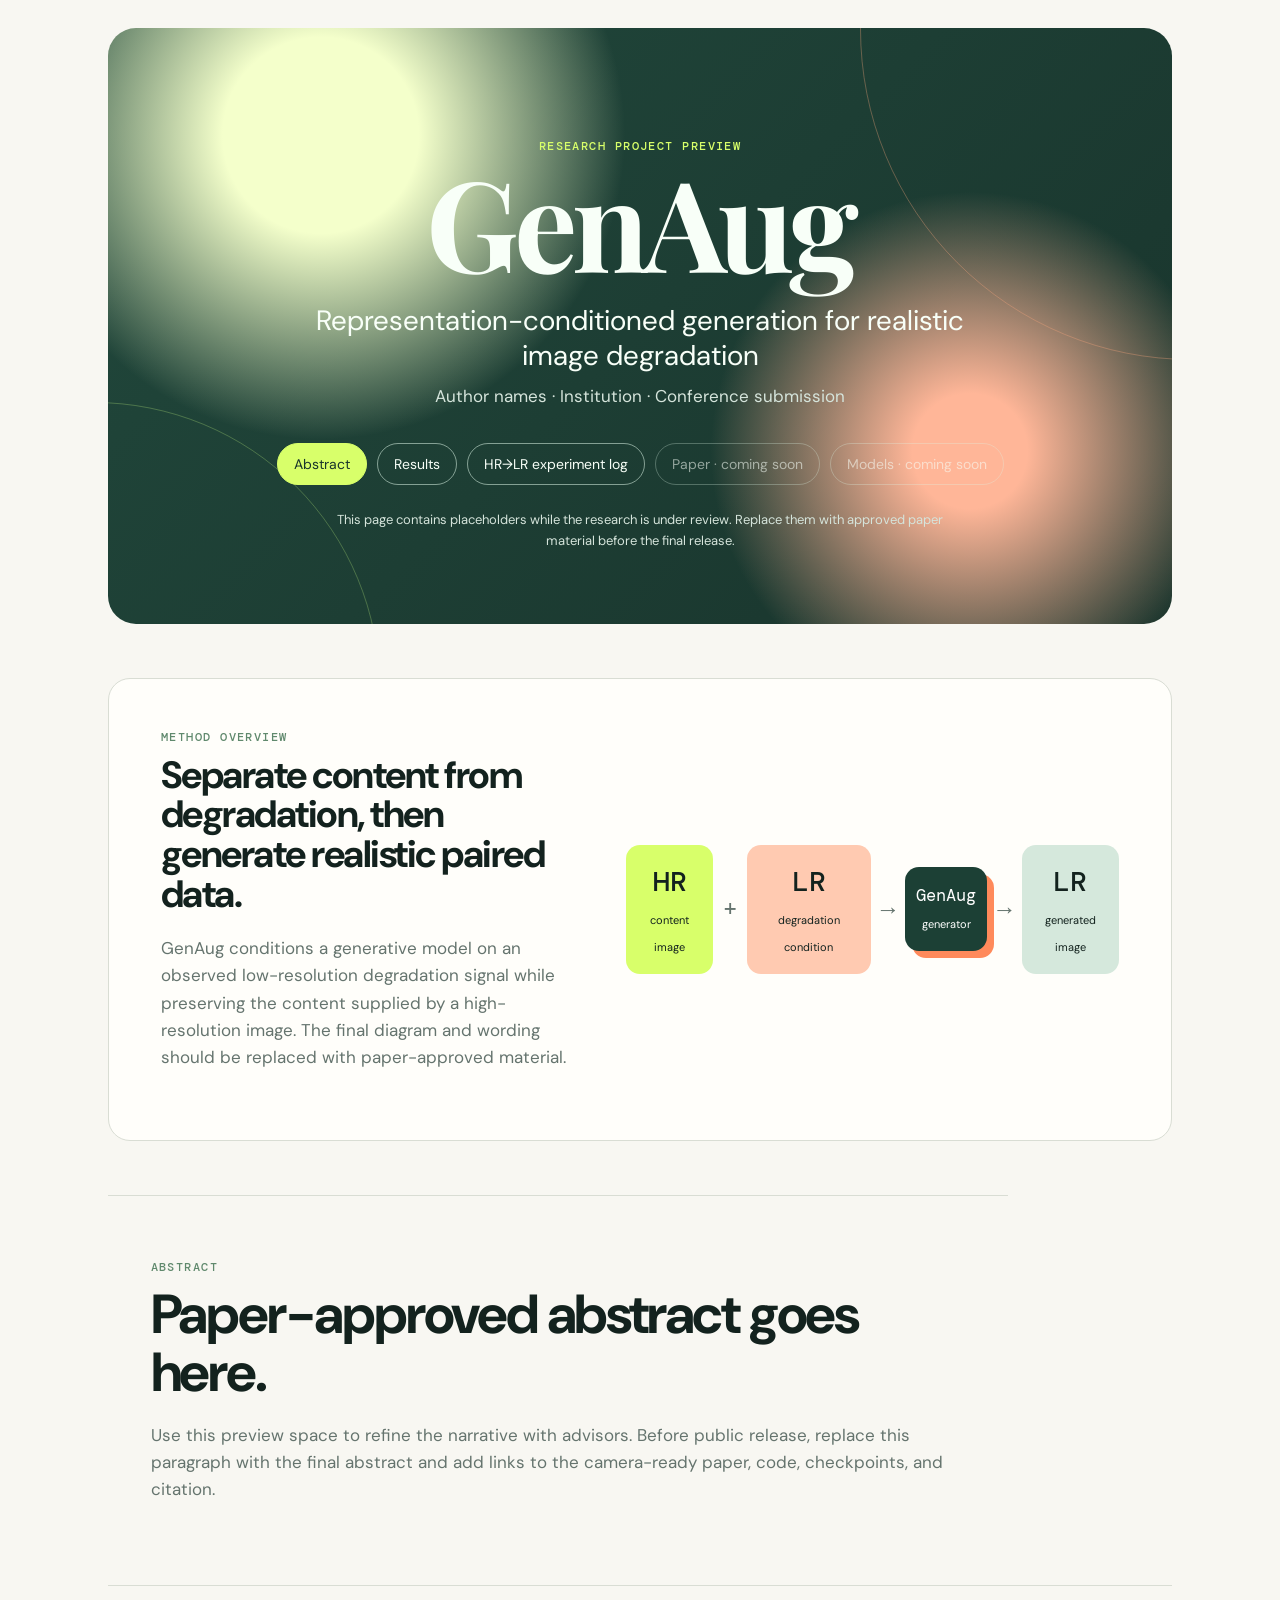
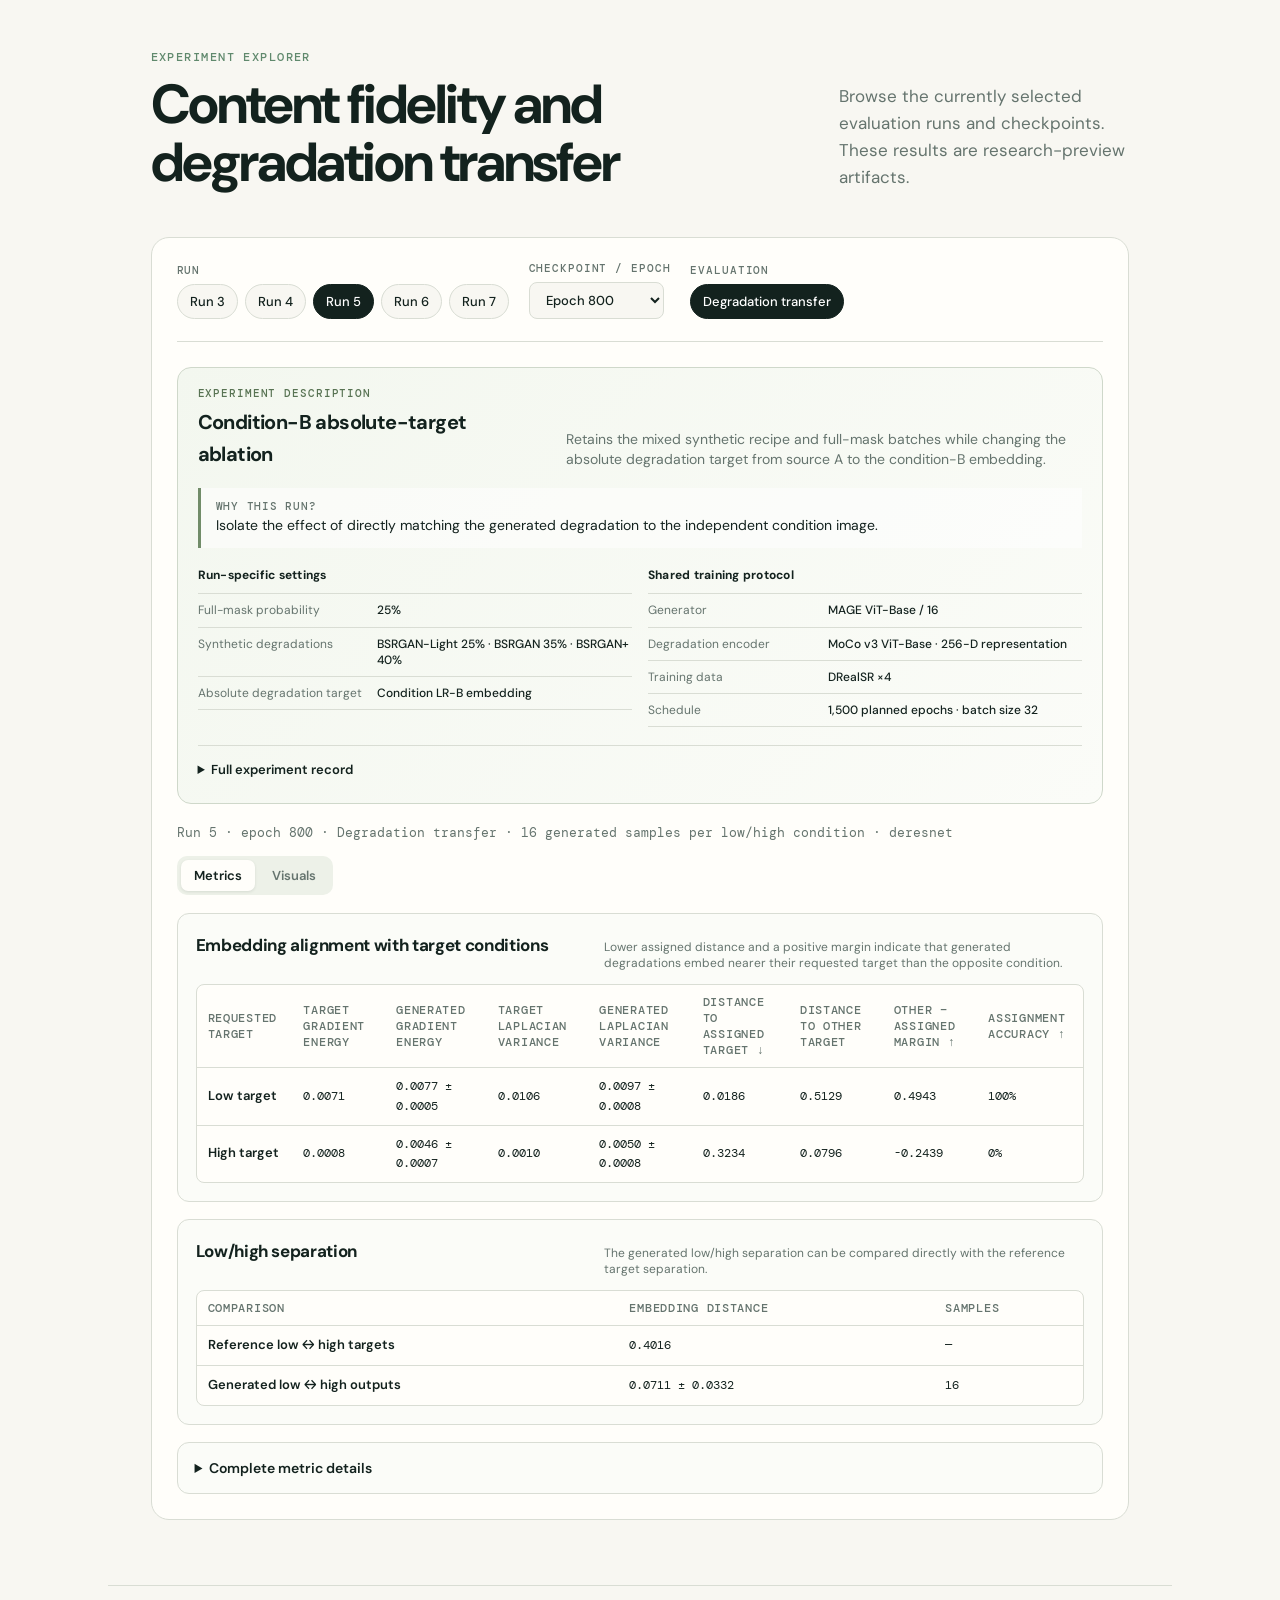
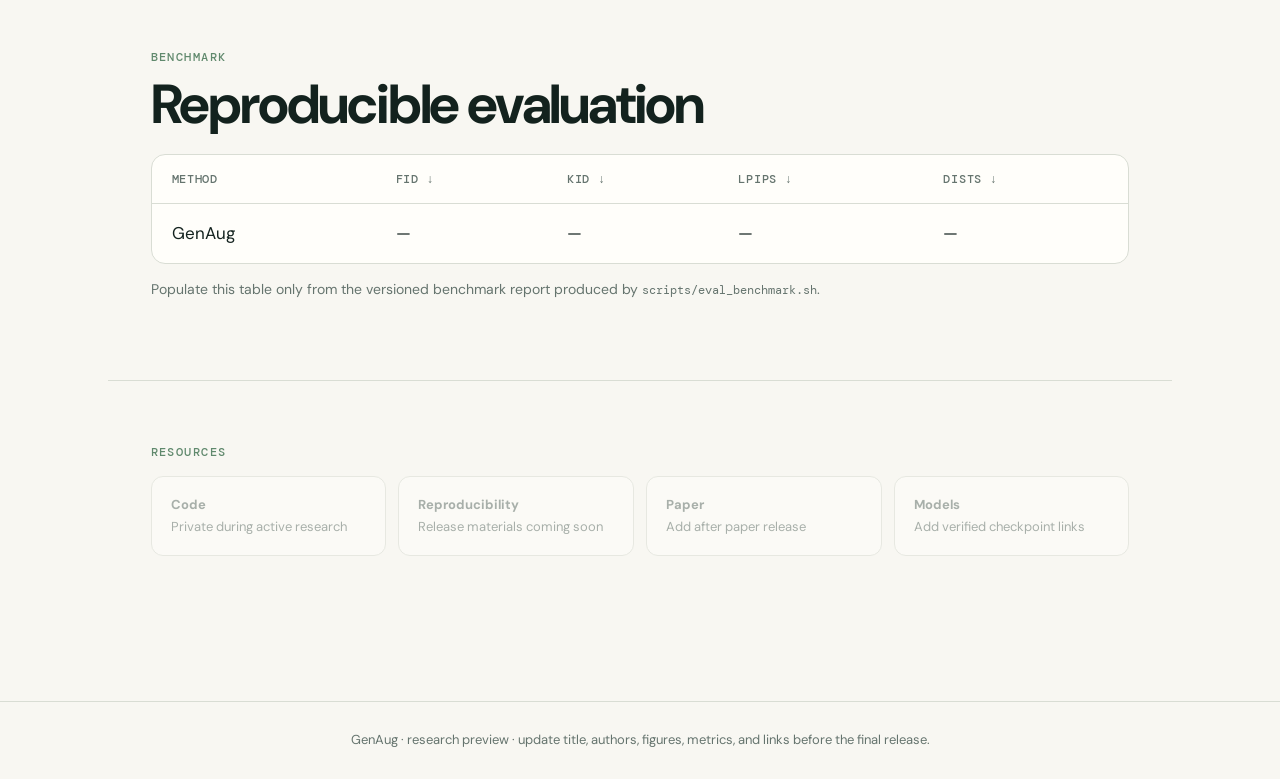
<file: index.html>
<!doctype html>
<html lang="en">
  <head>
    <meta charset="utf-8">
    <meta name="viewport" content="width=device-width, initial-scale=1">
    <meta name="description" content="GenAug: a project page preview for a representation-conditioned image-degradation generation method.">
    <title>GenAug — Project Page Preview</title>
    <link rel="stylesheet" href="assets/site.css">
  </head>
  <body>
    <main>
      <section class="hero">
        <p class="eyebrow">RESEARCH PROJECT PREVIEW</p>
        <h1>GenAug</h1>
        <p class="subtitle">Representation-conditioned generation for realistic image degradation</p>
        <p class="authors">Author names · Institution · Conference submission</p>
        <div class="actions">
          <a class="button primary" href="#abstract">Abstract</a>
          <a class="button" href="#results">Results</a>
          <a class="button" href="lrgen.html">HR→LR experiment log</a>
          <a class="button disabled" aria-disabled="true">Paper · coming soon</a>
          <a class="button disabled" aria-disabled="true">Models · coming soon</a>
        </div>
        <p class="preview-note">This page contains placeholders while the research is under review. Replace them with approved paper material before the final release.</p>
      </section>

      <section class="teaser" aria-label="Method overview">
        <div class="teaser-copy">
          <p class="section-label">Method overview</p>
          <h2>Separate content from degradation, then generate realistic paired data.</h2>
          <p>GenAug conditions a generative model on an observed low-resolution degradation signal while preserving the content supplied by a high-resolution image. The final diagram and wording should be replaced with paper-approved material.</p>
        </div>
        <div class="pipeline" role="img" aria-label="High-resolution content and low-resolution condition enter GenAug and produce a generated low-resolution image">
          <div class="node hr"><span>HR</span><small>content image</small></div>
          <div class="plus">+</div>
          <div class="node lr"><span>LR</span><small>degradation condition</small></div>
          <div class="arrow">→</div>
          <div class="model">GenAug<br><small>generator</small></div>
          <div class="arrow">→</div>
          <div class="node output"><span>LR</span><small>generated image</small></div>
        </div>
      </section>

      <section id="abstract" class="content-section abstract">
        <p class="section-label">Abstract</p>
        <h2>Paper-approved abstract goes here.</h2>
        <p>Use this preview space to refine the narrative with advisors. Before public release, replace this paragraph with the final abstract and add links to the camera-ready paper, code, checkpoints, and citation.</p>
      </section>

      <section id="results" class="content-section experiments">
        <div class="section-heading">
          <div>
            <p class="section-label">Experiment explorer</p>
            <h2>Content fidelity and degradation transfer</h2>
          </div>
          <p>Browse the currently selected evaluation runs and checkpoints. These results are research-preview artifacts.</p>
        </div>
        <div id="experiment-explorer" class="explorer" aria-live="polite">
          <div class="explorer-controls">
            <div><span class="control-label">Run</span><div id="run-controls" class="chip-group"></div></div>
            <label><span class="control-label">Checkpoint / epoch</span><select id="epoch-select"></select></label>
            <div><span class="control-label">Evaluation</span><div id="evaluation-controls" class="chip-group"></div></div>
          </div>
          <div id="experiment-summary" class="experiment-summary"></div>
          <div id="experiment-assets" class="experiment-assets"></div>
        </div>
      </section>

      <section class="content-section benchmark">
        <p class="section-label">Benchmark</p>
        <h2>Reproducible evaluation</h2>
        <div class="table-wrap">
          <table>
            <thead><tr><th>Method</th><th>FID ↓</th><th>KID ↓</th><th>LPIPS ↓</th><th>DISTS ↓</th></tr></thead>
            <tbody><tr><td>GenAug</td><td>—</td><td>—</td><td>—</td><td>—</td></tr></tbody>
          </table>
        </div>
        <p class="caption">Populate this table only from the versioned benchmark report produced by <code>scripts/eval_benchmark.sh</code>.</p>
      </section>

      <section class="content-section resources">
        <p class="section-label">Resources</p>
        <div class="resource-grid">
          <span class="resource-disabled"><strong>Code</strong><span>Private during active research</span></span>
          <span class="resource-disabled"><strong>Reproducibility</strong><span>Release materials coming soon</span></span>
          <span class="resource-disabled"><strong>Paper</strong><span>Add after paper release</span></span>
          <span class="resource-disabled"><strong>Models</strong><span>Add verified checkpoint links</span></span>
        </div>
      </section>
    </main>
    <footer>GenAug · research preview · update title, authors, figures, metrics, and links before the final release.</footer>
    <script src="assets/results.js"></script>
  </body>
</html>
</file>
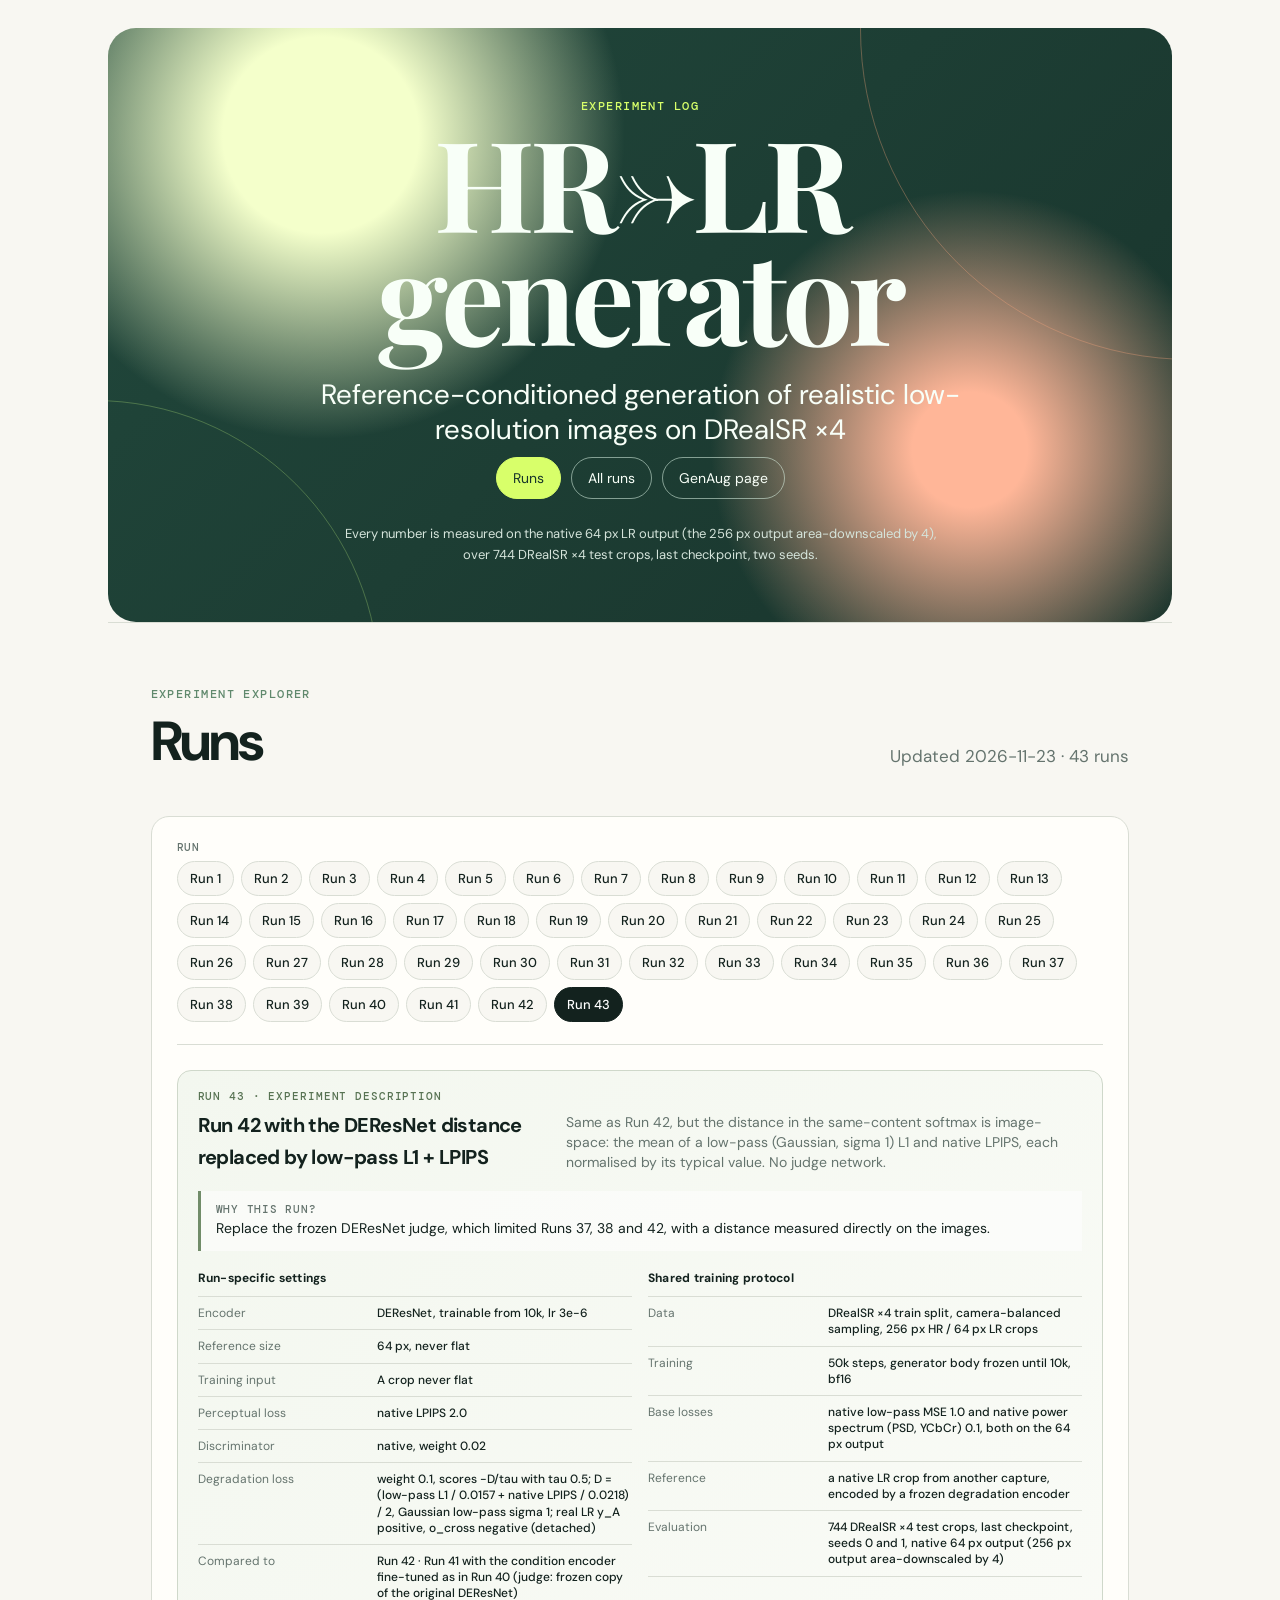
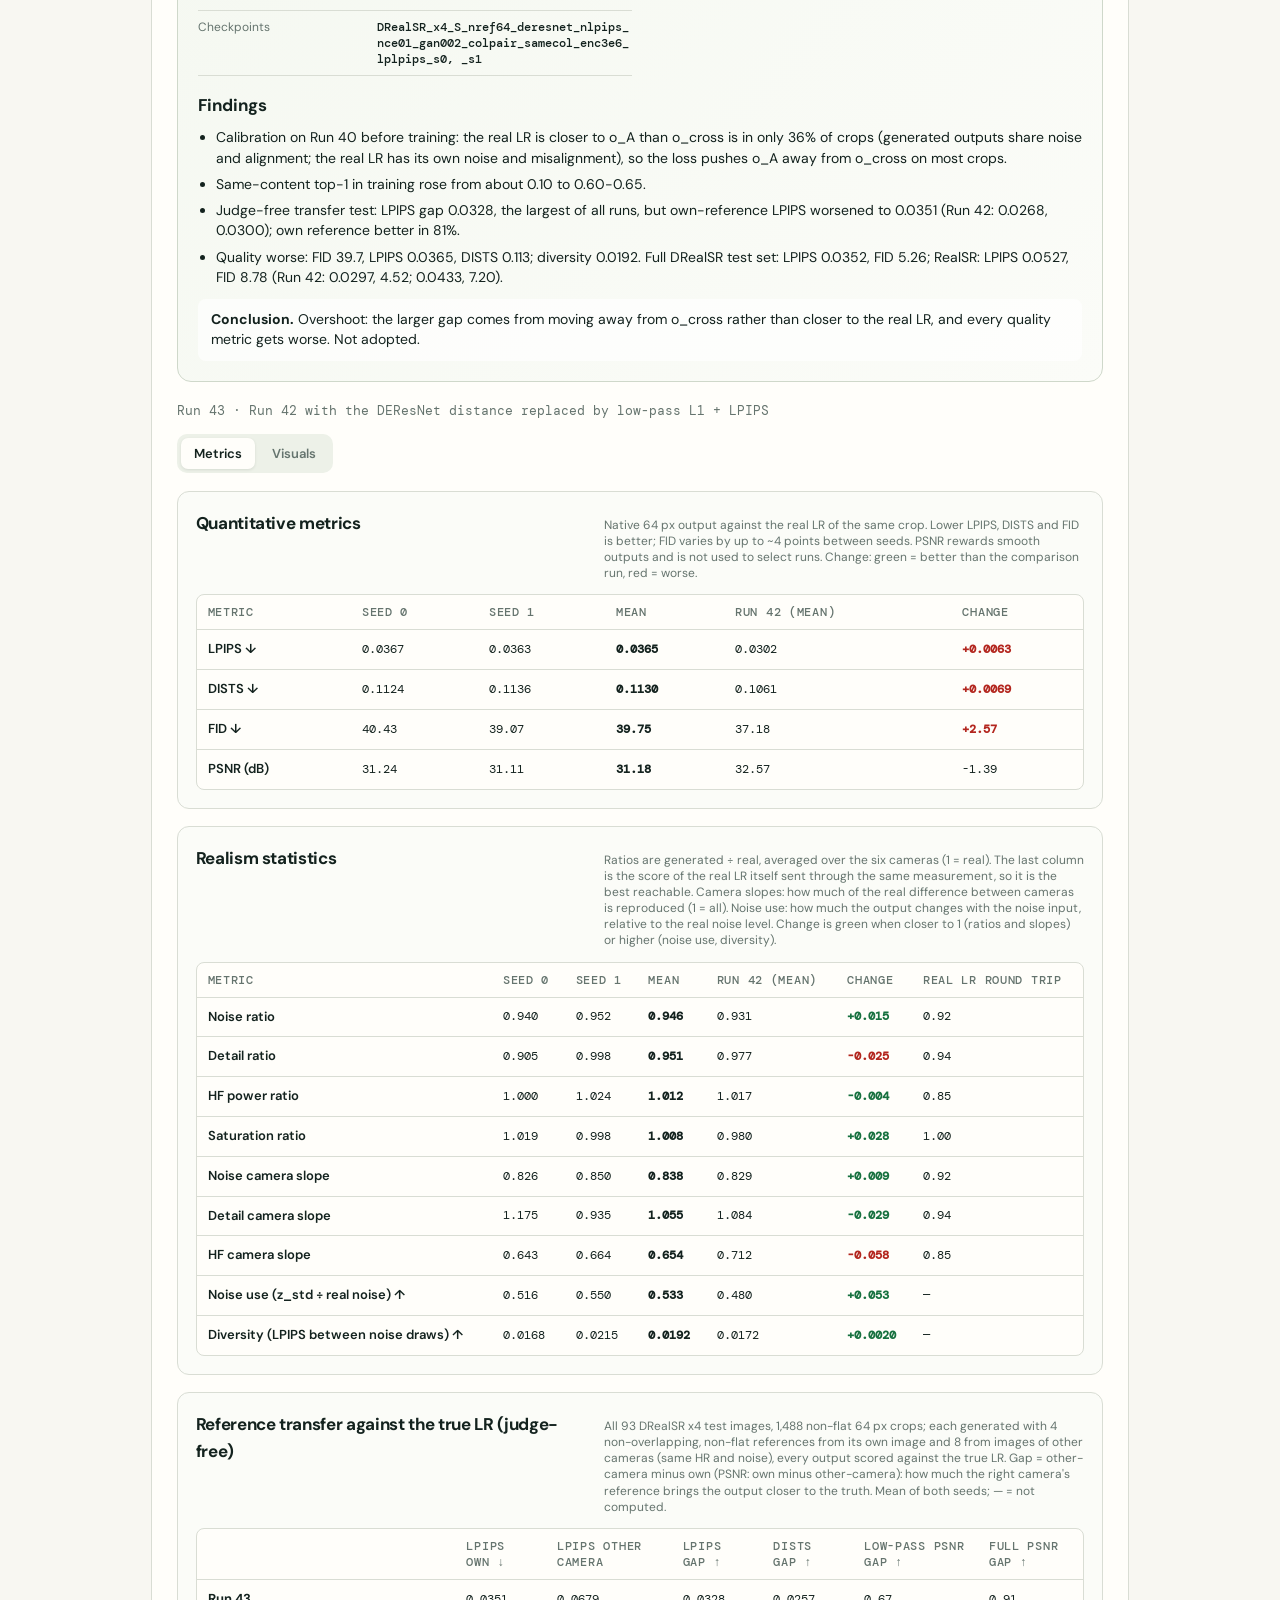
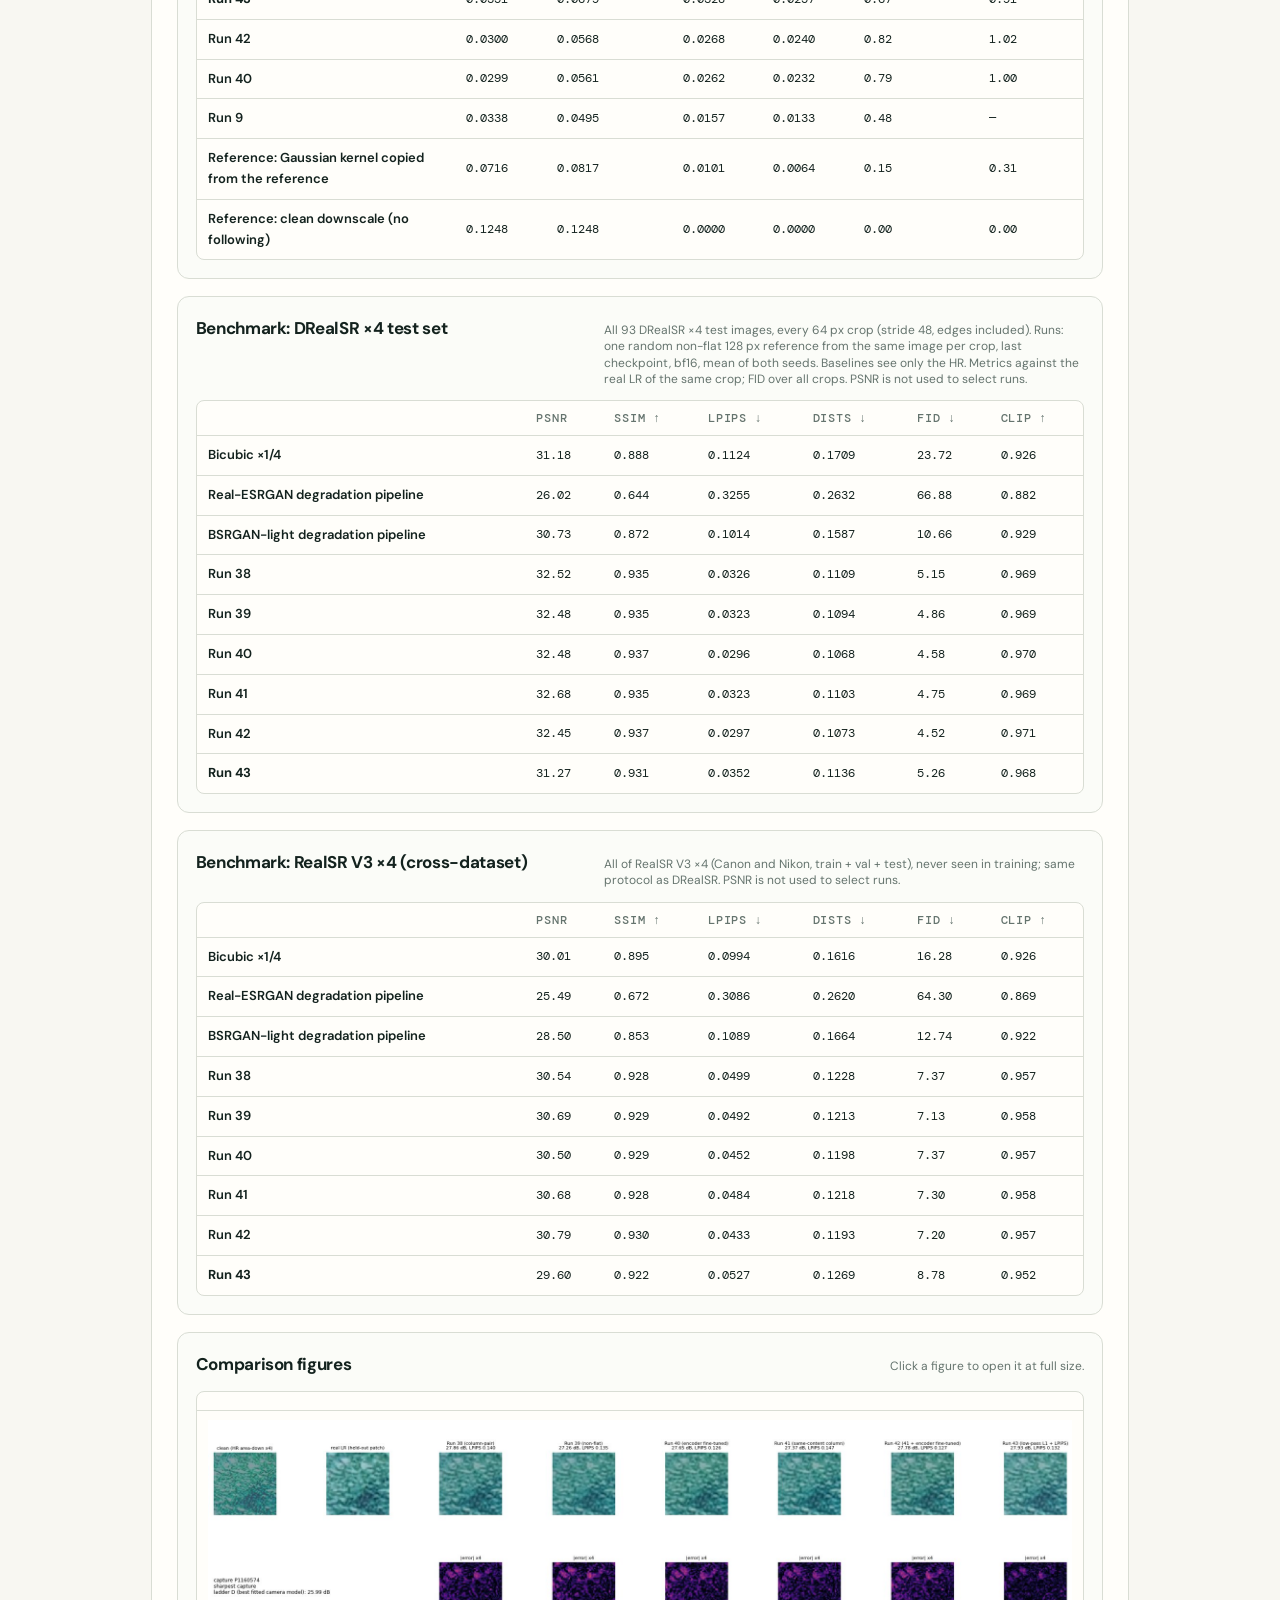
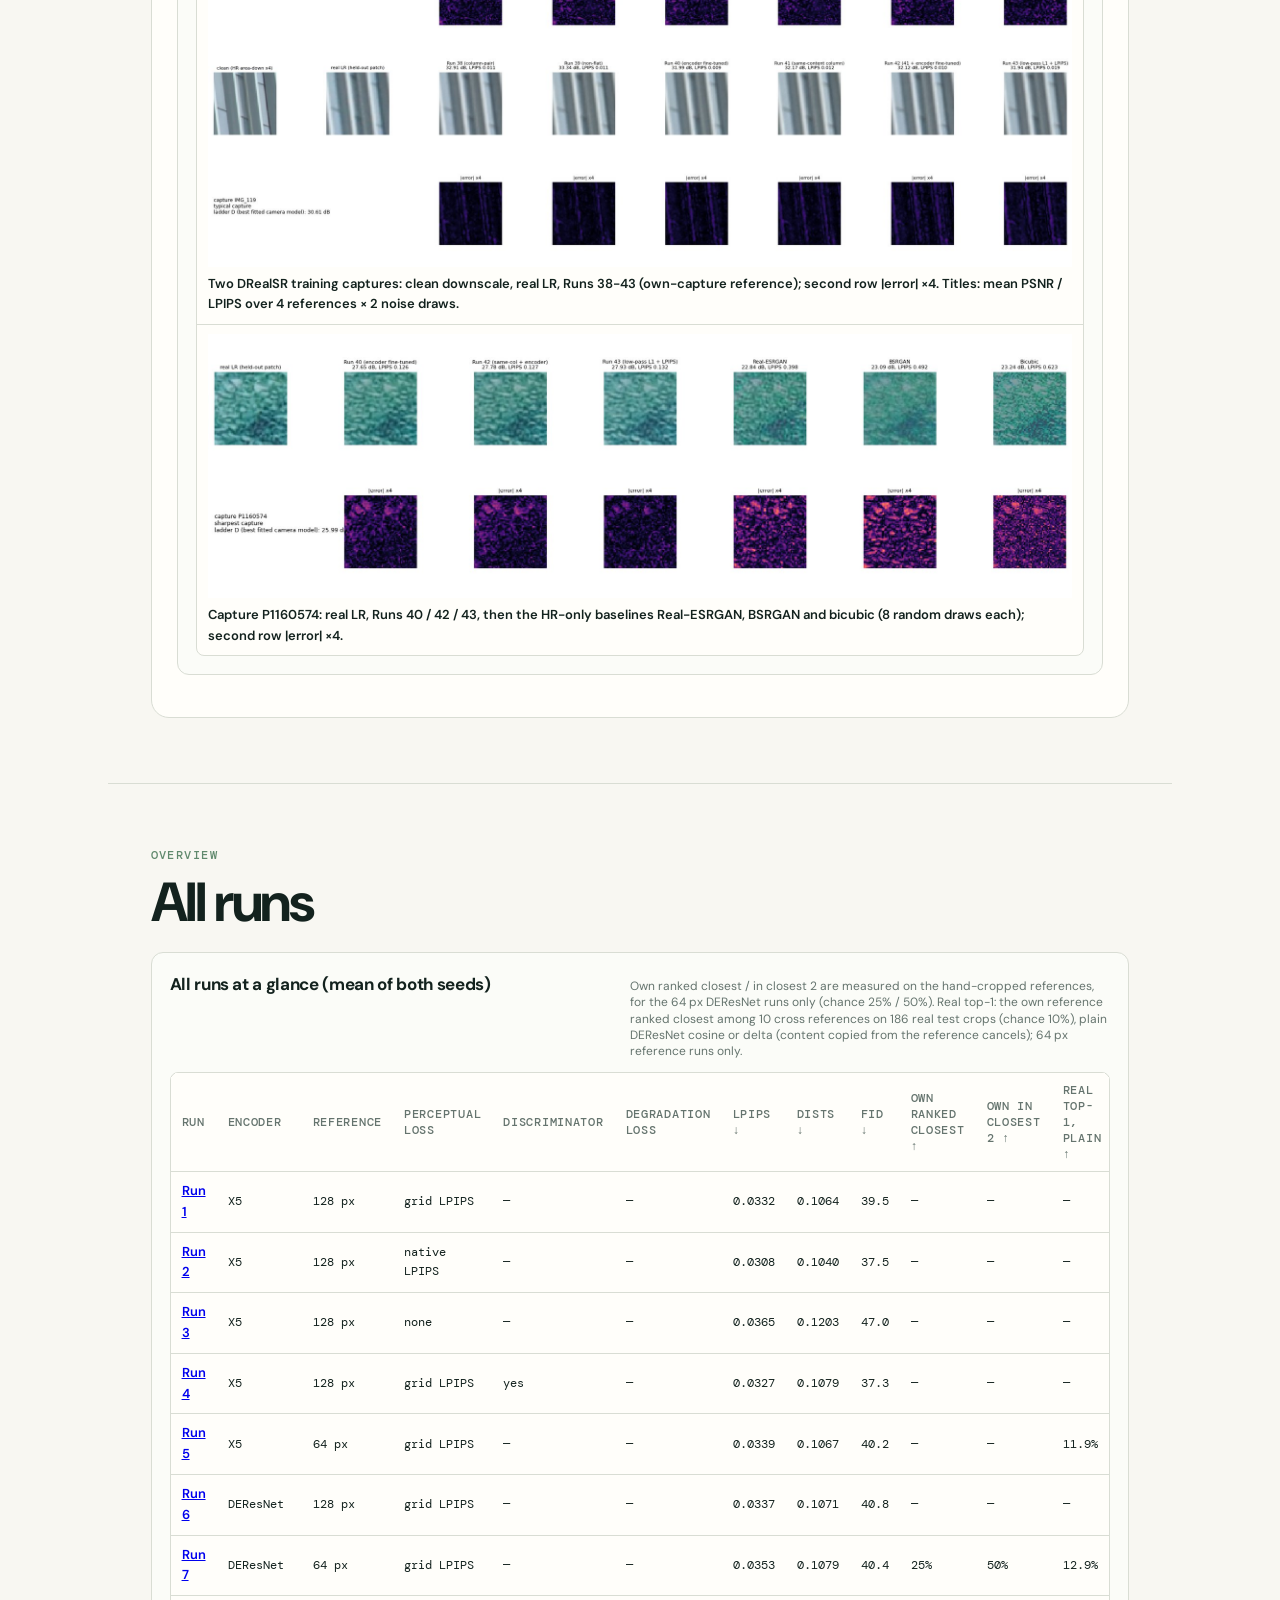
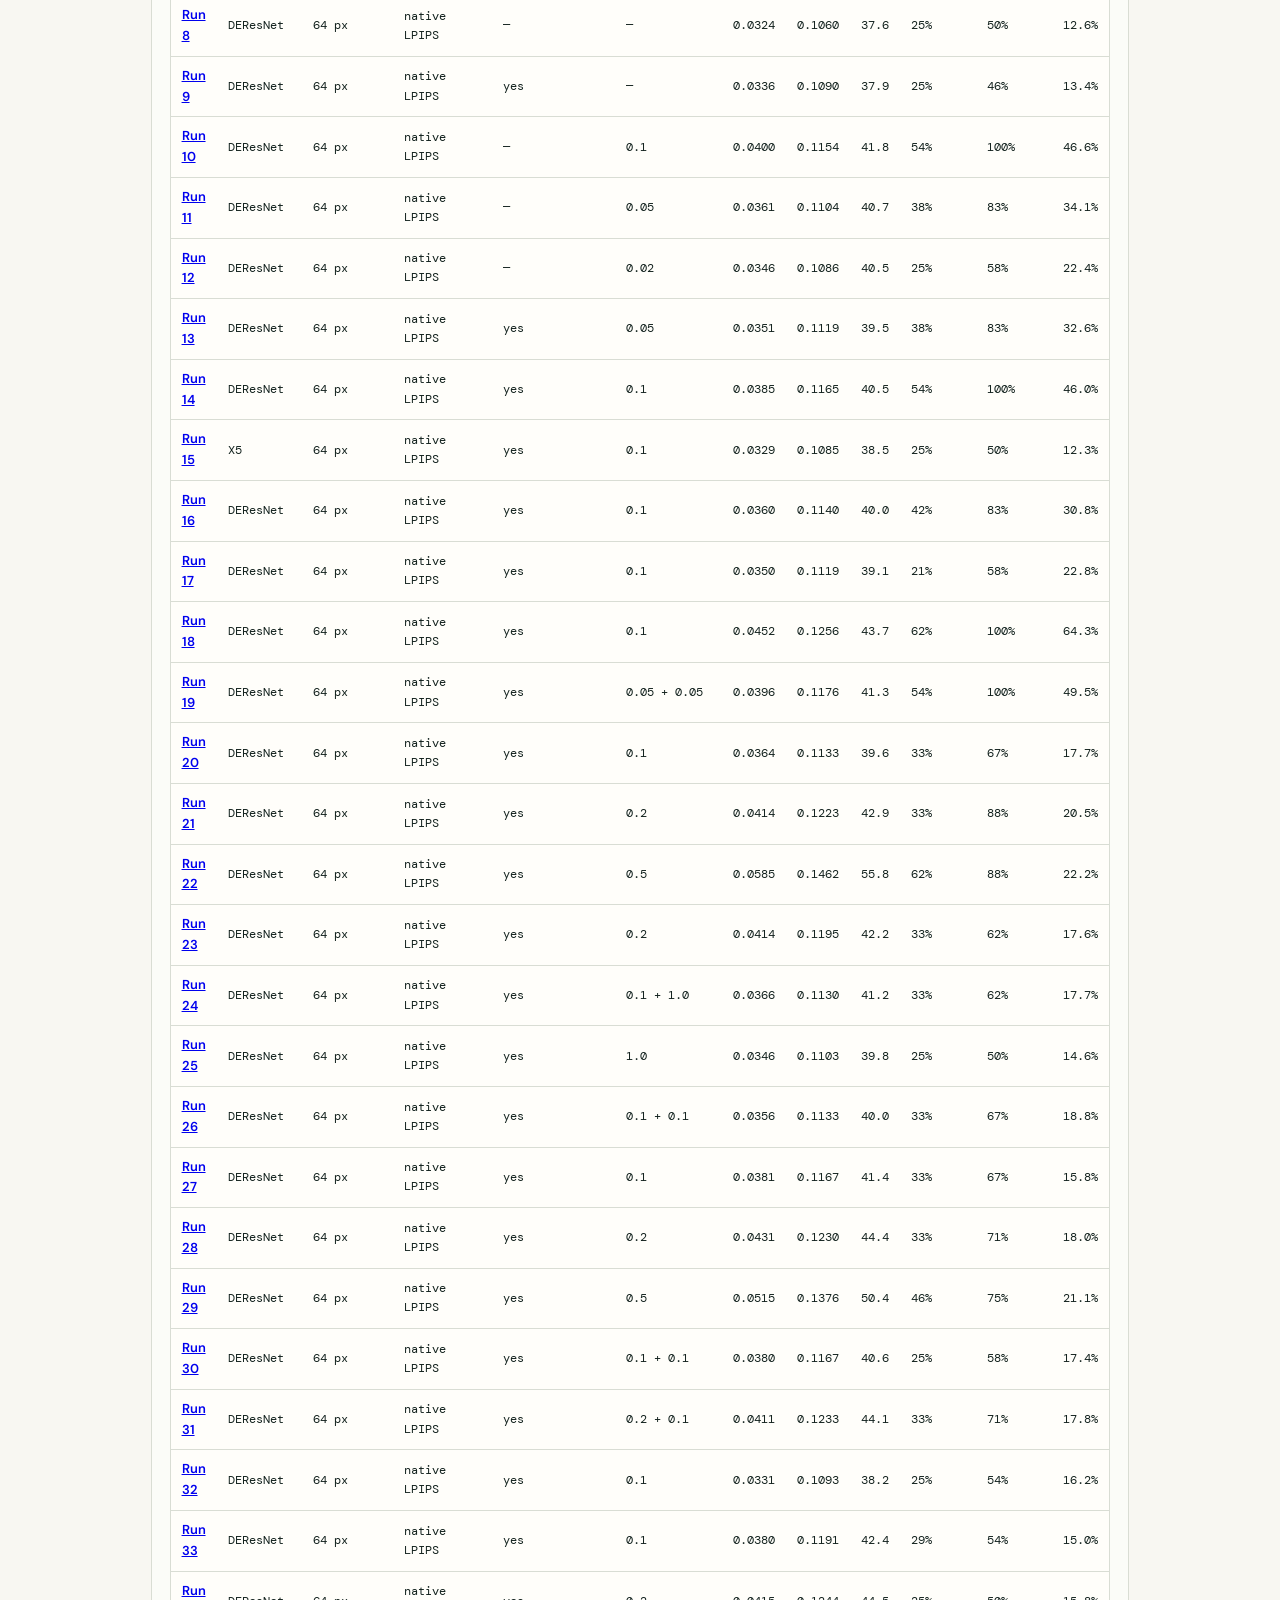
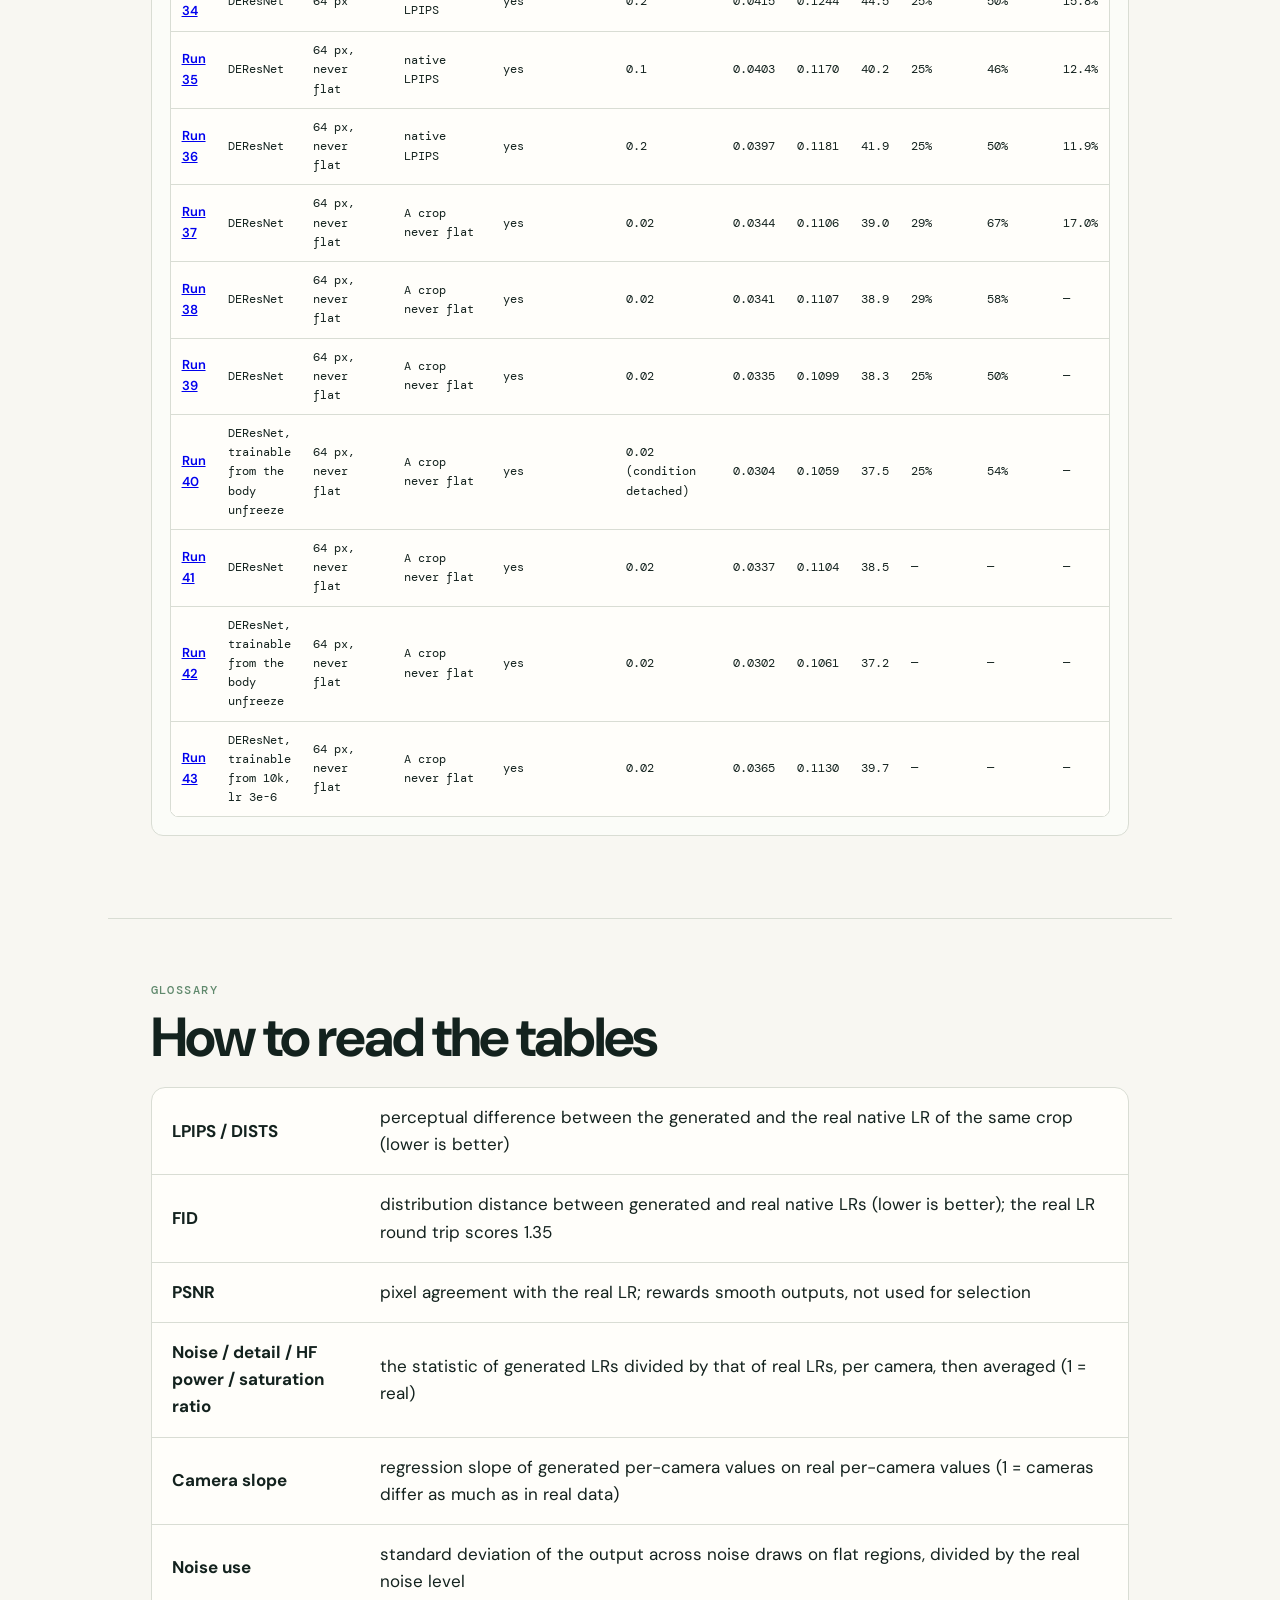
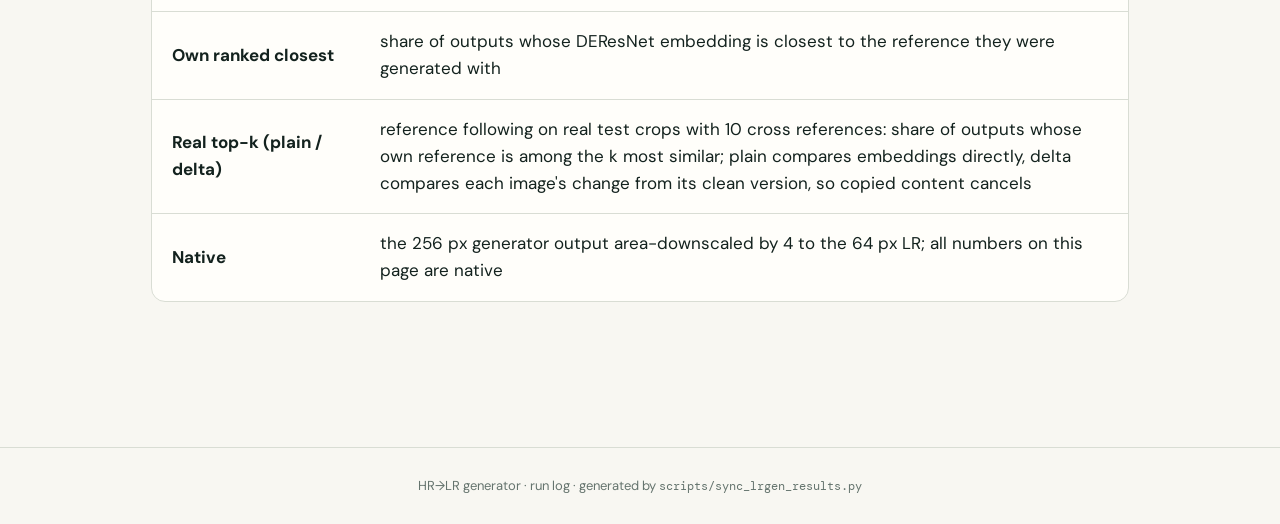
<file: lrgen.html>
<!doctype html>
<html lang="en">
  <head>
    <meta charset="utf-8">
    <meta name="viewport" content="width=device-width, initial-scale=1">
    <meta name="description" content="Run log of the HR-to-LR degradation generator: per-run settings, native-resolution metrics, realism statistics and visual sweeps.">
    <title>HR→LR Run Log</title>
    <link rel="stylesheet" href="assets/site.css">
    <link rel="stylesheet" href="assets/lrgen/lrgen.css">
  </head>
  <body>
    <main>
      <section class="hero lrgen-hero">
        <p class="eyebrow">EXPERIMENT LOG</p>
        <h1>HR→LR generator</h1>
        <p class="subtitle">Reference-conditioned generation of realistic low-resolution images on DRealSR ×4</p>
        <div class="actions">
          <a class="button primary" href="#results">Runs</a>
          <a class="button" href="#overview-section">All runs</a>
          <a class="button" href="index.html">GenAug page</a>
        </div>
        <p class="preview-note">Every number is measured on the native 64 px LR output (the 256 px output area-downscaled by 4), over 744 DRealSR ×4 test crops, last checkpoint, two seeds.</p>
      </section>

      <section id="results" class="content-section experiments">
        <div class="section-heading">
          <div>
            <p class="section-label">Experiment explorer</p>
            <h2>Runs</h2>
          </div>
          <p id="generated"></p>
        </div>
        <div class="explorer" aria-live="polite">
          <div class="explorer-controls">
            <div><span class="control-label">Run</span><div id="run-controls" class="chip-group"></div></div>
          </div>
          <div id="experiment-summary" class="experiment-summary"><p class="loading">Loading runs…</p></div>
          <div id="experiment-assets" class="experiment-assets"></div>
        </div>
      </section>

      <section id="overview-section" class="content-section">
        <p class="section-label">Overview</p>
        <h2>All runs</h2>
        <div id="overview"></div>
      </section>

      <section class="content-section">
        <p class="section-label">Glossary</p>
        <h2>How to read the tables</h2>
        <div class="table-wrap"><table><tbody id="glossary"></tbody></table></div>
      </section>
    </main>
    <footer>HR→LR generator · run log · generated by <code>scripts/sync_lrgen_results.py</code></footer>
    <script src="assets/lrgen/lrgen.js"></script>
  </body>
</html>
</file>
<file: assets/site.css>
@import url('https://fonts.googleapis.com/css2?family=DM+Mono:wght@400;500&family=DM+Sans:wght@400;500;600;700&family=Playfair+Display:wght@600;700&display=swap');

:root { --ink:#13221e; --muted:#65746e; --paper:#f8f7f2; --lime:#d8ff6a; --orange:#ff8a5b; --line:#d9ddd4; --card:#fffefa; }
* { box-sizing:border-box; }
html { scroll-behavior:smooth; }
body { margin:0; color:var(--ink); background:var(--paper); font:17px/1.6 "DM Sans",sans-serif; }
main { max-width:1120px; margin:auto; padding:28px 28px 80px; }
.hero { min-height:565px; padding:112px 9% 72px; text-align:center; border-radius:28px; overflow:hidden; position:relative; background:radial-gradient(circle at 20% 18%, #f4ffcb 0 10%, transparent 31%),radial-gradient(circle at 81% 71%, #ffb698 0 6%, transparent 27%),linear-gradient(135deg,#21483c,#19342c); color:#f8fff8; }
.hero:before,.hero:after { content:""; position:absolute; border:1px solid #caff8344; border-radius:50%; width:570px; height:570px; left:-300px; bottom:-350px; }.hero:after{left:auto;bottom:auto;right:-350px;top:-330px;width:660px;height:660px;border-color:#ffa97e55}.hero>*{position:relative;z-index:1}
.eyebrow,.section-label { margin:0 0 13px; color:#60896d; font:500 12px/1 "DM Mono",monospace; letter-spacing:.12em; text-transform:uppercase; }.hero .eyebrow { color:var(--lime); }
h1,h2 { letter-spacing:-.04em; line-height:1.05; } h1 { margin:0; font:700 clamp(64px,11vw,126px)/.9 "Playfair Display",serif; } h2 { margin:0 0 20px; font-size:clamp(32px,5vw,55px); }
.subtitle { max-width:680px; margin:25px auto 10px; font-size:clamp(20px,3vw,28px); line-height:1.25; }.authors,.preview-note { color:#d5e4db; }.authors { margin:0 0 32px; }.preview-note { max-width:610px; margin:25px auto 0; font-size:13px; }
.actions { display:flex; justify-content:center; flex-wrap:wrap; gap:10px; }.button { padding:9px 16px; border:1px solid #dff7e888; border-radius:100px; color:inherit; text-decoration:none; font-size:14px; }.button.primary{background:var(--lime);border-color:var(--lime);color:#18352b}.button.disabled{opacity:.54;cursor:not-allowed}
.teaser { display:grid; grid-template-columns:1fr 1.2fr; align-items:center; gap:55px; margin:54px 0; padding:52px; background:var(--card); border:1px solid var(--line); border-radius:22px; }.teaser h2{font-size:38px}.teaser p:not(.section-label){color:var(--muted)}
.pipeline { display:flex; align-items:center; justify-content:center; gap:10px; font-family:"DM Mono",monospace; text-align:center; }.node,.model { min-width:82px; padding:15px 10px; border-radius:14px; }.node span{display:block;font-size:28px;font-weight:500}.node small,.model small{font:11px "DM Sans",sans-serif}.hr{background:#d8ff6a}.lr{background:#ffcab1}.model{background:#1c4035;color:#fff;box-shadow:7px 7px 0 var(--orange)}.output{background:#d5e8dc}.plus,.arrow{font-size:24px;color:var(--muted)}
.content-section { padding:65px 4%; border-top:1px solid var(--line); }.abstract { max-width:900px; }.content-section>p:not(.section-label),.section-heading>p,.caption { color:var(--muted); }.section-heading { display:flex; justify-content:space-between; gap:30px; align-items:end; }.section-heading>p{max-width:290px;margin:0 0 20px}.gallery { display:grid; grid-template-columns:repeat(3,1fr); gap:18px; }.sample { margin:0; }.image-placeholder { aspect-ratio:1.25; display:grid; place-content:center; text-align:center; color:#ffffffcc; font:500 18px/1.25 "DM Mono",monospace; border-radius:14px; }.sample-one .image-placeholder{background:linear-gradient(135deg,#254b42,#83a84e)}.sample-two .image-placeholder{background:linear-gradient(135deg,#785d58,#d29f73)}.sample-three .image-placeholder{background:linear-gradient(135deg,#302d49,#9b78ad)}figcaption{margin-top:8px;font-size:14px;color:var(--muted)}
.table-wrap{overflow:auto;border:1px solid var(--line);border-radius:14px;background:var(--card)}table{border-collapse:collapse;width:100%;min-width:560px}th,td{padding:16px 20px;text-align:left;border-bottom:1px solid var(--line)}th{font:500 12px "DM Mono",monospace;letter-spacing:.06em;text-transform:uppercase;color:var(--muted)}tbody tr:last-child td{border:0}.caption{font-size:14px}.caption code{font-family:"DM Mono",monospace;font-size:12px}
.resource-grid{display:grid;grid-template-columns:repeat(4,1fr);gap:12px}.resource-grid>a,.resource-disabled{padding:19px;border:1px solid var(--line);border-radius:12px;background:var(--card);text-decoration:none;color:var(--ink)}.resource-grid>a:hover{transform:translateY(-2px);border-color:#83a84e}.resource-grid strong,.resource-grid span{display:block}.resource-grid span{margin-top:5px;color:var(--muted);font-size:13px;line-height:1.35}.resource-disabled{opacity:.54}footer{padding:28px;text-align:center;color:var(--muted);font-size:13px;border-top:1px solid var(--line)}
.explorer{margin-top:25px;padding:25px;border:1px solid var(--line);border-radius:18px;background:var(--card)}.explorer-controls{display:flex;gap:20px;align-items:end;flex-wrap:wrap;padding-bottom:22px;border-bottom:1px solid var(--line)}.control-label{display:block;margin-bottom:8px;color:var(--muted);font:500 11px/1 "DM Mono",monospace;letter-spacing:.08em;text-transform:uppercase}.chip-group{display:flex;gap:7px;flex-wrap:wrap}.chip{padding:8px 12px;border:1px solid var(--line);border-radius:999px;background:var(--paper);color:var(--ink);font:500 13px "DM Sans",sans-serif;cursor:pointer}.chip:hover,.chip.selected{background:var(--ink);border-color:var(--ink);color:#fff}select{min-width:135px;padding:8px 12px;border:1px solid var(--line);border-radius:8px;background:var(--paper);color:var(--ink);font:500 13px "DM Sans",sans-serif}.experiment-summary{padding:25px 0 18px}.result-kicker{margin:0 0 15px;color:var(--muted);font:13px "DM Mono",monospace}.result-tabs{display:flex;gap:4px;padding:4px;border-radius:10px;background:#edf1e8;width:max-content}.result-tab{padding:7px 13px;border:0;border-radius:7px;background:transparent;color:var(--muted);font:600 13px "DM Sans",sans-serif;cursor:pointer}.result-tab.active{background:var(--card);color:var(--ink);box-shadow:0 1px 3px #1b2d241c}.experiment-assets{display:block}.comparison-section{margin-bottom:17px;padding:18px;border:1px solid var(--line);border-radius:12px;background:#fbfcf8}.comparison-heading{display:flex;gap:18px;justify-content:space-between;align-items:baseline;margin-bottom:13px}.comparison-heading h3{margin:0;font-size:17px;letter-spacing:-.02em}.comparison-heading p{max-width:480px;margin:0;color:var(--muted);font-size:12px;line-height:1.35}.metric-table-wrap{overflow:auto;border:1px solid var(--line);border-radius:8px;background:var(--card)}.metric-table-wrap table{min-width:420px;font-size:13px}.metric-table-wrap th,.metric-table-wrap td{padding:9px 11px}.metric-table-wrap td:not(:first-child){font-family:"DM Mono",monospace;font-size:12px}.metric-table-wrap .metric-name{font-family:"DM Sans",sans-serif;font-weight:600}.metric-details{border:1px solid var(--line);border-radius:12px;background:#fbfcf8}.metric-details summary{padding:14px 17px;cursor:pointer;font-size:14px;font-weight:600}.detail-layout{display:grid;grid-template-columns:repeat(2,minmax(0,1fr));gap:15px;padding:0 17px 17px}.metric-section{padding:14px;border:1px solid var(--line);border-radius:10px;background:var(--paper)}.metric-section h3{margin:0 0 12px;font-size:14px;letter-spacing:-.01em}.result-figure{margin:0;padding:10px;border:1px solid var(--line);border-radius:12px;background:var(--paper)}.result-figure.qualitative{max-width:100%}.result-figure img{display:block;width:100%;height:auto;border-radius:7px}.result-figure figcaption{margin:8px 3px 2px}.asset-note,.loading{margin:0;padding:22px;border-radius:10px;background:#f1f3ee;color:var(--muted);font-size:14px}
.experiment-card{margin:0 0 20px;padding:20px;border:1px solid #cfd8ca;border-radius:14px;background:linear-gradient(135deg,#f3f7ef,#fbfcf8)}.experiment-card-heading{display:grid;grid-template-columns:minmax(210px,.8fr) minmax(0,1.2fr);gap:24px;align-items:end}.card-eyebrow{margin:0 0 7px;color:#587353;font:500 11px/1 "DM Mono",monospace;letter-spacing:.08em;text-transform:uppercase}.experiment-card h3{margin:0;font-size:20px;letter-spacing:-.03em}.experiment-card-heading>p{margin:0;color:var(--muted);font-size:14px;line-height:1.45}.experiment-purpose{margin:18px 0;padding:13px 15px;border-left:3px solid #718c69;background:#ffffff8c}.experiment-purpose span{display:block;margin-bottom:4px;color:var(--muted);font:500 11px/1 "DM Mono",monospace;letter-spacing:.07em;text-transform:uppercase}.experiment-purpose p{margin:0;font-size:14px;line-height:1.4}.recipe-columns{display:grid;grid-template-columns:repeat(2,minmax(0,1fr));gap:16px}.recipe-columns h4{margin:0 0 8px;font-size:12px;letter-spacing:.02em}.recipe-list{margin:0;border-top:1px solid var(--line)}.recipe-item{display:grid;grid-template-columns:minmax(110px,.8fr) minmax(0,1.2fr);gap:10px;padding:8px 0;border-bottom:1px solid var(--line);font-size:12px;line-height:1.35}.recipe-item dt{color:var(--muted)}.recipe-item dd{margin:0;font-weight:500}@media(max-width:640px){.experiment-card-heading,.recipe-columns{grid-template-columns:1fr}.experiment-card-heading{gap:12px}.recipe-item{grid-template-columns:1fr;gap:2px}}
.experiment-record{margin-top:18px;border-top:1px solid var(--line)}.experiment-record summary{padding:14px 0 2px;cursor:pointer;font-size:13px;font-weight:600}.experiment-record section{padding:14px 0;border-bottom:1px solid var(--line)}.experiment-record h4{margin:0 0 7px;font-size:13px}.experiment-record p,.experiment-record li{color:var(--muted);font-size:13px;line-height:1.45}.experiment-record p{margin:0 0 7px}.experiment-record ul{margin:0;padding-left:19px}.experiment-record li+li{margin-top:4px}
@media(max-width:760px){main{padding:12px 12px 50px}.hero{min-height:auto;padding:85px 24px 55px;border-radius:18px}.teaser{grid-template-columns:1fr;padding:32px 25px;gap:28px}.pipeline{flex-wrap:wrap}.arrow{display:none}.section-heading,.comparison-heading{display:block}.comparison-heading p{margin-top:8px}.gallery,.resource-grid,.detail-layout{grid-template-columns:1fr}.content-section{padding:46px 4%}.explorer{padding:17px}}
</file>
<file: assets/lrgen/lrgen.css>
/* HR->LR run log (lrgen.html); builds on site.css. */
.lrgen-hero { min-height: 0; padding: 72px 9% 56px; }
.lrgen-result { margin-top: 16px; }
.lrgen-result h4 { margin: 0 0 8px; }
.lrgen-findings { margin: 0; padding-left: 18px; font-size: 14px; line-height: 1.45; }
.lrgen-findings li { margin-bottom: 6px; }
.lrgen-verdict { margin: 12px 0 0; padding: 11px 13px; border-radius: 8px; background: #ffffffb3; font-size: 14px; line-height: 1.4; }
.lrgen-figures { display: grid; grid-template-columns: repeat(auto-fill, minmax(min(100%, 300px), 1fr)); gap: 14px; margin-top: 14px; }
.lrgen-figures.wide { grid-template-columns: repeat(auto-fill, minmax(min(100%, 440px), 1fr)); }
.lrgen-figures img { width: 100%; height: auto; display: block; }
.metric-table-wrap td strong { font-weight: 700; }
.metric-table-wrap .up { color: #17713f; font-weight: 600; }
.metric-table-wrap .down { color: #b3261e; font-weight: 600; }
.recipe-list code, footer code { font-family: "DM Mono", monospace; font-size: 12px; word-break: break-all; }
@media (max-width: 760px) {
  .lrgen-hero { padding: 48px 16px 40px; }
  .comparison-heading { flex-direction: column; }
}
</file>
